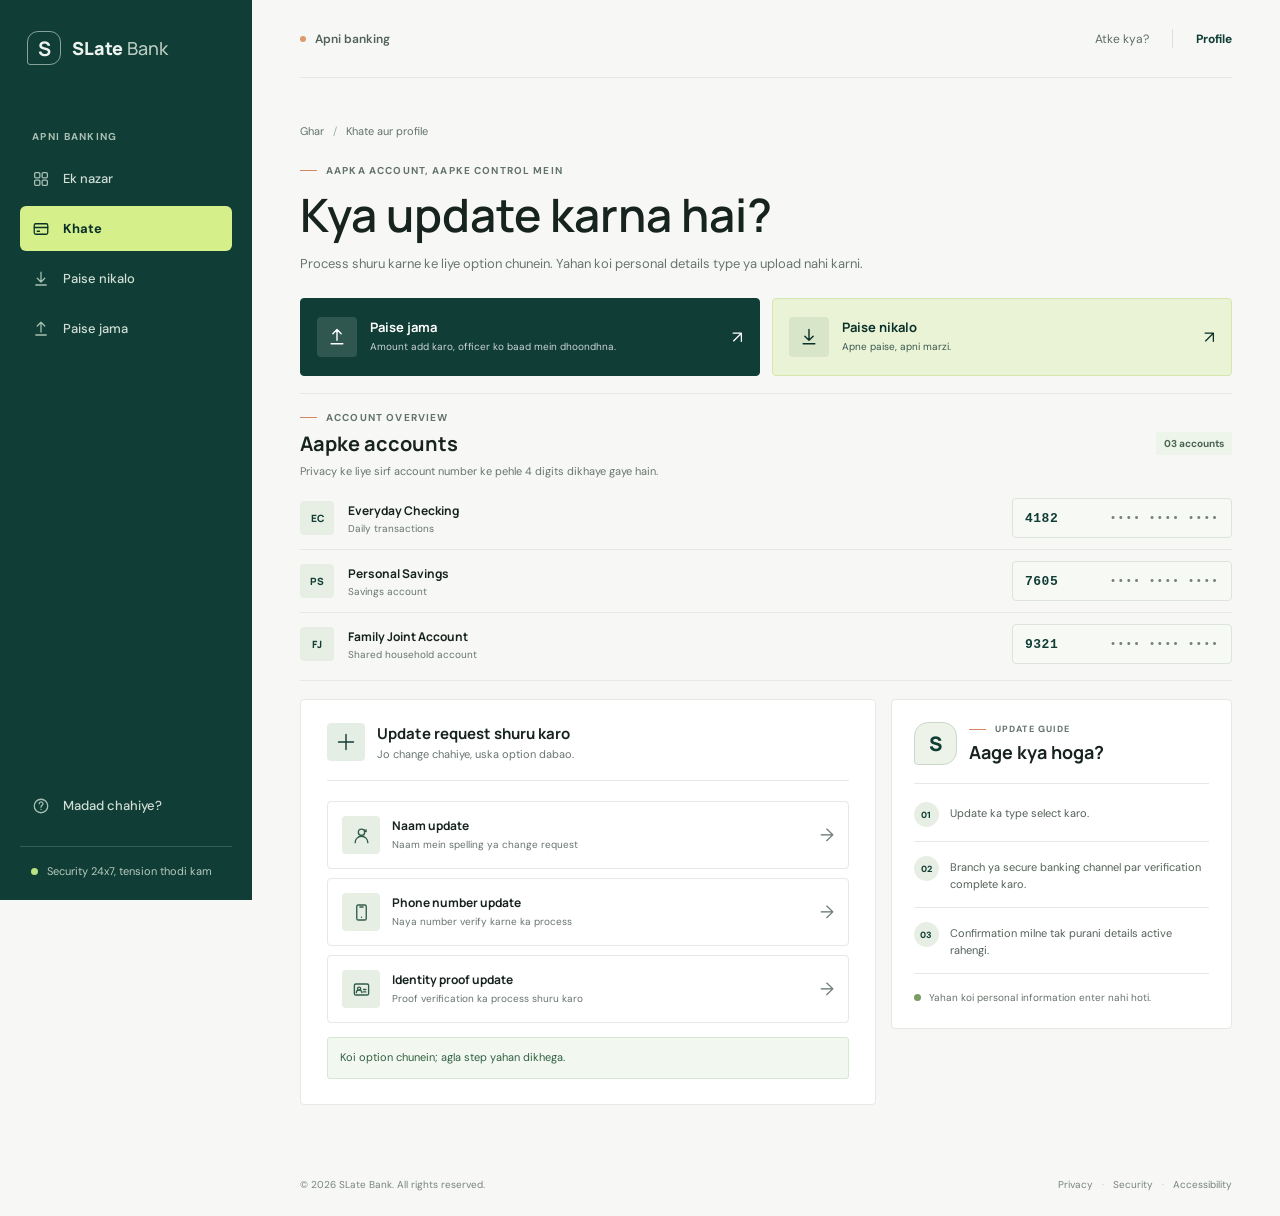
<file: public/HTML/accounts.html>
<!doctype html>
<html lang="hi-Latn">
<head>
	<meta charset="utf-8">
	<meta name="viewport" content="width=device-width, initial-scale=1">
	<meta name="theme-color" content="#103d35">
	<meta name="description" content="Apni SLate Bank profile details update karein aur accounts manage karein.">
	<title>Khate aur Profile | SLate Bank</title>
	<link rel="preconnect" href="https://fonts.googleapis.com">
	<link rel="preconnect" href="https://fonts.gstatic.com" crossorigin>
	<link href="https://fonts.googleapis.com/css2?family=DM+Sans:wght@400;500;600;700&family=Manrope:wght@400;500;600;700;800&display=swap" rel="stylesheet">
	<link rel="stylesheet" href="../CSS/style.css">
	<script src="../JS/accounts.js" defer></script>
</head>
<body class="transaction-page account-page">
	<aside class="sidebar" id="sidebar" aria-label="Main navigation">
		<a class="brand" href="index.html#home" aria-label="SLate Bank home"><span class="brand-mark" aria-hidden="true">S</span><span class="brand-name">SLate<span>Bank</span></span></a>
		<p class="nav-label">APNI BANKING</p>
		<nav class="side-nav">
			<a class="nav-link" href="index.html#home"><svg viewBox="0 0 24 24" aria-hidden="true"><rect x="3.5" y="3.5" width="7" height="7" rx="1.5"/><rect x="13.5" y="3.5" width="7" height="7" rx="1.5"/><rect x="3.5" y="13.5" width="7" height="7" rx="1.5"/><rect x="13.5" y="13.5" width="7" height="7" rx="1.5"/></svg>Ek nazar</a>
			<a class="nav-link active" href="accounts.html" aria-current="page"><svg viewBox="0 0 24 24" aria-hidden="true"><rect x="3" y="5" width="18" height="14" rx="2"/><path d="M3 10h18M7 15h3"/></svg>Khate</a>
			<a class="nav-link" href="withdraw.html"><svg viewBox="0 0 24 24" aria-hidden="true"><path d="M12 3v13m0 0 5-5m-5 5-5-5M5 20h14"/></svg>Paise nikalo</a>
			<a class="nav-link" href="deposit.html"><svg viewBox="0 0 24 24" aria-hidden="true"><path d="M12 16V3m0 0 5 5m-5-5L7 8M5 20h14"/></svg>Paise jama</a>
		</nav>
		<div class="sidebar-bottom"><a class="nav-link" href="index.html#support"><svg viewBox="0 0 24 24" aria-hidden="true"><circle cx="12" cy="12" r="9"/><path d="M9.6 9a2.5 2.5 0 1 1 4.2 1.8c-1.1.9-1.8 1.3-1.8 2.7m0 3h.01"/></svg>Madad chahiye?</a><div class="sidebar-note"><span class="secure-dot"></span><span>Security 24x7, tension thodi kam</span></div></div>
	</aside>
	<div class="page-shell">
		<header class="topbar"><button class="menu-toggle" type="button" aria-label="Menu kholo" aria-expanded="false" aria-controls="sidebar"><svg viewBox="0 0 24 24" aria-hidden="true"><path d="M4 7h16M4 12h16M4 17h16"/></svg></button><div class="topbar-context"><span class="context-dot"></span>Apni banking</div><div class="topbar-actions"><a class="topbar-help" href="index.html#support">Atke kya?</a><span class="topbar-divider" aria-hidden="true"></span><a class="sign-in" href="accounts.html">Profile</a></div></header>
		<main class="account-main">
			<a class="transaction-breadcrumb" href="index.html#home">Ghar <span aria-hidden="true">/</span> Khate aur profile</a>
			<section class="transaction-heading" aria-labelledby="page-title">
				<p class="eyebrow"><span></span> Aapka account, aapke control mein</p>
				<h1 id="page-title">Kya update karna hai?</h1>
				<p>Process shuru karne ke liye option chunein. Yahan koi personal details type ya upload nahi karni.</p>
			</section>

			<nav class="account-actions" aria-label="Account actions">
				<a class="account-action account-action-deposit" href="deposit.html"><span class="account-action-icon" aria-hidden="true"><svg viewBox="0 0 24 24"><path d="M12 16V3m0 0 5 5m-5-5L7 8M5 20h14"/></svg></span><span><strong>Paise jama</strong><small>Amount add karo, officer ko baad mein dhoondhna.</small></span><span class="account-action-arrow" aria-hidden="true">↗</span></a>
				<a class="account-action account-action-withdraw" href="withdraw.html"><span class="account-action-icon" aria-hidden="true"><svg viewBox="0 0 24 24"><path d="M12 3v13m0 0 5-5m-5 5-5-5M5 20h14"/></svg></span><span><strong>Paise nikalo</strong><small>Apne paise, apni marzi.</small></span><span class="account-action-arrow" aria-hidden="true">↗</span></a>
			</nav>

			<section class="account-directory" aria-labelledby="account-directory-title">
				<div class="account-directory-heading"><div><p class="eyebrow"><span></span> Account overview</p><h2 id="account-directory-title">Aapke accounts</h2></div><span class="account-count">03 accounts</span></div>
				<p class="account-directory-note">Privacy ke liye sirf account number ke pehle 4 digits dikhaye gaye hain.</p>
				<ul class="account-directory-list">
					<li class="account-directory-row"><span class="account-directory-icon" aria-hidden="true">EC</span><span class="account-directory-name"><strong>Everyday Checking</strong><small>Daily transactions</small></span><span class="account-number-bar" aria-label="Account number starts with 4182; remaining digits hidden"><strong>4182</strong><span aria-hidden="true">•••• •••• ••••</span></span></li>
					<li class="account-directory-row"><span class="account-directory-icon" aria-hidden="true">PS</span><span class="account-directory-name"><strong>Personal Savings</strong><small>Savings account</small></span><span class="account-number-bar" aria-label="Account number starts with 7605; remaining digits hidden"><strong>7605</strong><span aria-hidden="true">•••• •••• ••••</span></span></li>
					<li class="account-directory-row"><span class="account-directory-icon" aria-hidden="true">FJ</span><span class="account-directory-name"><strong>Family Joint Account</strong><small>Shared household account</small></span><span class="account-number-bar" aria-label="Account number starts with 9321; remaining digits hidden"><strong>9321</strong><span aria-hidden="true">•••• •••• ••••</span></span></li>
				</ul>
			</section>

			<div class="account-layout">
				<section class="account-process-panel" aria-labelledby="account-process-title">
					<div class="form-panel-heading"><span class="form-icon" aria-hidden="true"><svg viewBox="0 0 24 24"><path d="M12 3v18m9-9H3"/></svg></span><div><h2 id="account-process-title">Update request shuru karo</h2><p>Jo change chahiye, uska option dabao.</p></div></div>
					<div class="account-process-options">
						<button class="account-process-option" type="button" data-process="name"><span class="account-process-icon" aria-hidden="true"><svg viewBox="0 0 24 24"><circle cx="12" cy="8" r="4"/><path d="M4 21a8 8 0 0 1 16 0M16 5l2 2m0-2-2 2"/></svg></span><span><strong>Naam update</strong><small>Naam mein spelling ya change request</small></span><span class="account-process-arrow" aria-hidden="true">→</span></button>
						<button class="account-process-option" type="button" data-process="phone"><span class="account-process-icon" aria-hidden="true"><svg viewBox="0 0 24 24"><rect x="6" y="2.5" width="12" height="19" rx="2"/><path d="M10 5h4m-2 13h.01"/></svg></span><span><strong>Phone number update</strong><small>Naya number verify karne ka process</small></span><span class="account-process-arrow" aria-hidden="true">→</span></button>
						<button class="account-process-option" type="button" data-process="identity"><span class="account-process-icon" aria-hidden="true"><svg viewBox="0 0 24 24"><rect x="3" y="5" width="18" height="14" rx="2"/><circle cx="9" cy="11" r="2"/><path d="M5.5 16a3.5 3.5 0 0 1 7 0m2-4h3m-3 3h3"/></svg></span><span><strong>Identity proof update</strong><small>Proof verification ka process shuru karo</small></span><span class="account-process-arrow" aria-hidden="true">→</span></button>
					</div>
					<p class="account-feedback" role="status" aria-live="polite">Koi option chunein; agla step yahan dikhega.</p>
				</section>

				<aside class="account-summary-panel" aria-labelledby="account-summary-title">
					<div class="account-summary-top"><span class="account-avatar" aria-hidden="true">S</span><div><p class="eyebrow"><span></span> Update guide</p><h2 id="account-summary-title">Aage kya hoga?</h2></div></div>
					<ol class="account-guide-list">
						<li><span>01</span><p>Update ka type select karo.</p></li>
						<li><span>02</span><p>Branch ya secure banking channel par verification complete karo.</p></li>
						<li><span>03</span><p>Confirmation milne tak purani details active rahengi.</p></li>
					</ol>
					<div class="account-summary-foot"><span class="secure-dot"></span><span>Yahan koi personal information enter nahi hoti.</span></div>
				</aside>
			</div>
		</main>
		<footer class="footer transaction-footer"><span>© 2026 SLate Bank. All rights reserved.</span><span>Privacy <i aria-hidden="true">·</i> Security <i aria-hidden="true">·</i> Accessibility</span></footer>
	</div>
	<div class="sidebar-scrim" aria-hidden="true"></div>
	<dialog class="slip-error-dialog account-joke-dialog" aria-labelledby="account-joke-title" aria-describedby="account-joke-message">
		<div class="slip-error-content">
			<button class="slip-error-close" type="button" aria-label="Popup band karein">×</button>
			<span class="slip-error-icon" aria-hidden="true">!</span>
			<p class="slip-error-kicker">Update request ka haal</p>
			<h2 id="account-joke-title">Request shuru hui!</h2>
			<p class="slip-error-message" id="account-joke-message"></p>
			<p class="slip-error-note">Agla step secure channel ya branch par hoga.</p>
			<button class="slip-error-dismiss" type="button">Theek hai</button>
		</div>
	</dialog>
</body>
</html>
</file>
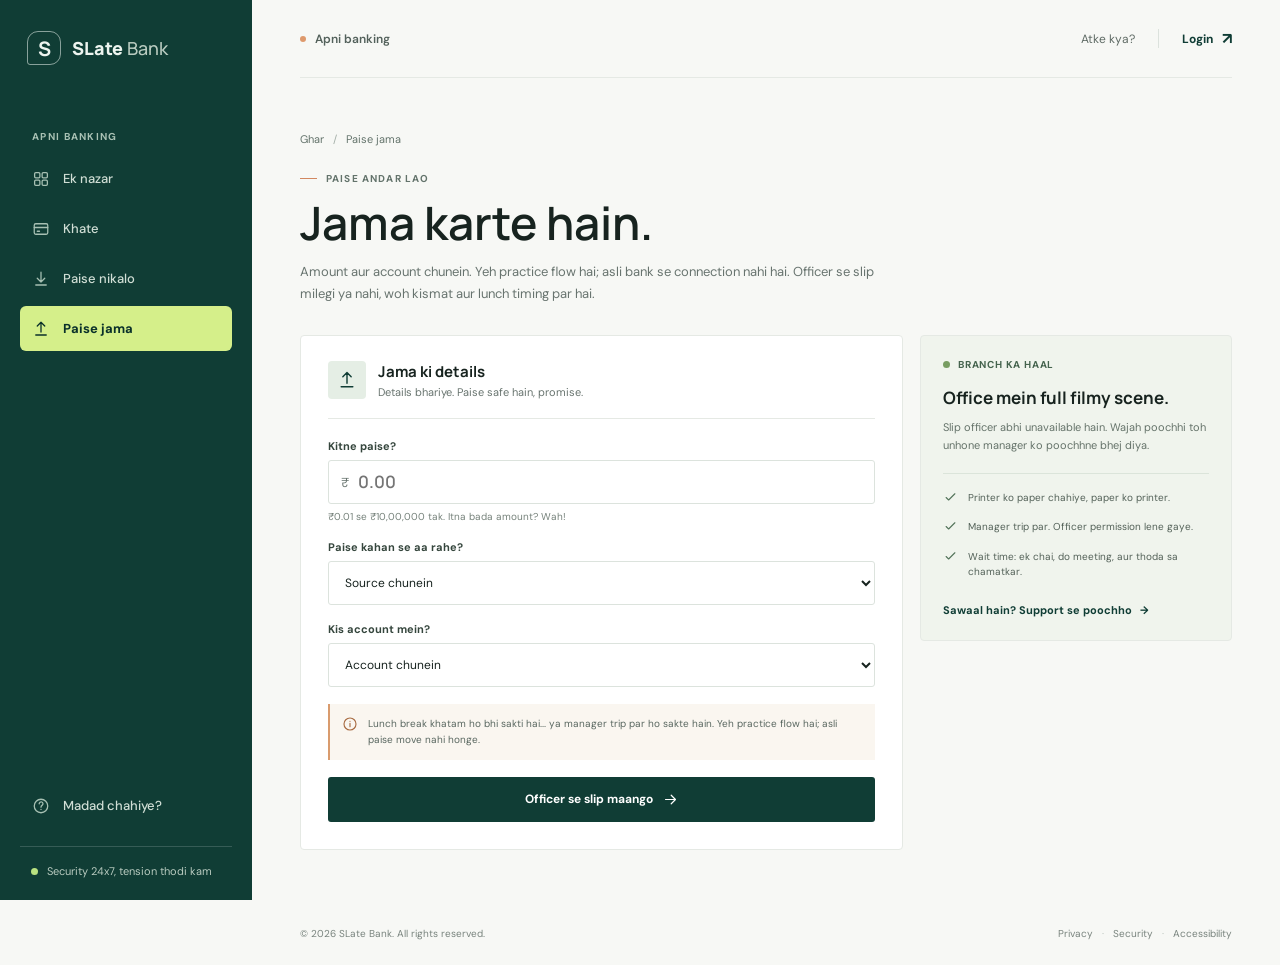
<file: public/HTML/deposit.html>
<!doctype html>
<html lang="hi-Latn">
<head>
	<meta charset="utf-8">
	<meta name="viewport" content="width=device-width, initial-scale=1">
	<meta name="theme-color" content="#103d35">
	<meta name="description" content="SLate Bank par paise jama karein. Slip ke liye officer ko dhoondhna pad sakta hai.">
	<title>Paise Jama | SLate Bank</title>
	<link rel="preconnect" href="https://fonts.googleapis.com">
	<link rel="preconnect" href="https://fonts.gstatic.com" crossorigin>
	<link href="https://fonts.googleapis.com/css2?family=DM+Sans:wght@400;500;600;700&family=Manrope:wght@400;500;600;700;800&display=swap" rel="stylesheet">
	<link rel="stylesheet" href="../CSS/style.css">
	<script src="../JS/transaction.js" defer></script>
</head>
<body class="transaction-page">
	<aside class="sidebar" id="sidebar" aria-label="Main navigation">
		<a class="brand" href="index.html#home" aria-label="SLate Bank home"><span class="brand-mark" aria-hidden="true">S</span><span class="brand-name">SLate<span>Bank</span></span></a>
		<p class="nav-label">APNI BANKING</p>
		<nav class="side-nav">
			<a class="nav-link" href="index.html#home"><svg viewBox="0 0 24 24" aria-hidden="true"><rect x="3.5" y="3.5" width="7" height="7" rx="1.5"/><rect x="13.5" y="3.5" width="7" height="7" rx="1.5"/><rect x="3.5" y="13.5" width="7" height="7" rx="1.5"/><rect x="13.5" y="13.5" width="7" height="7" rx="1.5"/></svg>Ek nazar</a>
			<a class="nav-link" href="accounts.html"><svg viewBox="0 0 24 24" aria-hidden="true"><rect x="3" y="5" width="18" height="14" rx="2"/><path d="M3 10h18M7 15h3"/></svg>Khate</a>
			<a class="nav-link" href="withdraw.html"><svg viewBox="0 0 24 24" aria-hidden="true"><path d="M12 3v13m0 0 5-5m-5 5-5-5M5 20h14"/></svg>Paise nikalo</a>
			<a class="nav-link active" href="deposit.html" aria-current="page"><svg viewBox="0 0 24 24" aria-hidden="true"><path d="M12 16V3m0 0 5 5m-5-5L7 8M5 20h14"/></svg>Paise jama</a>
		</nav>
		<div class="sidebar-bottom"><a class="nav-link" href="index.html#support"><svg viewBox="0 0 24 24" aria-hidden="true"><circle cx="12" cy="12" r="9"/><path d="M9.6 9a2.5 2.5 0 1 1 4.2 1.8c-1.1.9-1.8 1.3-1.8 2.7m0 3h.01"/></svg>Madad chahiye?</a><div class="sidebar-note"><span class="secure-dot"></span><span>Security 24x7, tension thodi kam</span></div></div>
	</aside>
	<div class="page-shell">
		<header class="topbar"><button class="menu-toggle" type="button" aria-label="Menu kholo" aria-expanded="false" aria-controls="sidebar"><svg viewBox="0 0 24 24" aria-hidden="true"><path d="M4 7h16M4 12h16M4 17h16"/></svg></button><div class="topbar-context"><span class="context-dot"></span>Apni banking</div><div class="topbar-actions"><a class="topbar-help" href="index.html#support">Atke kya?</a><span class="topbar-divider" aria-hidden="true"></span><a class="sign-in" href="accounts.html">Login <span aria-hidden="true">↗</span></a></div></header>
		<main class="transaction-main">
			<a class="transaction-breadcrumb" href="index.html#home">Ghar <span aria-hidden="true">/</span> Paise jama</a>
			<section class="transaction-heading" aria-labelledby="page-title"><p class="eyebrow"><span></span> Paise andar lao</p><h1 id="page-title">Jama karte hain.</h1><p>Amount aur account chunein. Yeh practice flow hai; asli bank se connection nahi hai. Officer se slip milegi ya nahi, woh kismat aur lunch timing par hai.</p></section>
			<div class="transaction-layout">
				<section class="transaction-form-panel" aria-labelledby="deposit-form-title">
					<div class="form-panel-heading"><span class="form-icon" aria-hidden="true"><svg viewBox="0 0 24 24"><path d="M12 16V3m0 0 5 5m-5-5L7 8M5 20h14"/></svg></span><div><h2 id="deposit-form-title">Jama ki details</h2><p>Details bhariye. Paise safe hain, promise.</p></div></div>
					<form class="transaction-form" data-transaction="deposit">
						<div class="form-field"><label for="deposit-amount">Kitne paise?</label><div class="amount-input-wrap"><span class="amount-currency" aria-hidden="true">₹</span><input id="deposit-amount" name="amount" type="number" min="0.01" max="1000000" step="0.01" placeholder="0.00" inputmode="decimal" required></div><p class="form-help">₹0.01 se ₹10,00,000 tak. Itna bada amount? Wah!</p></div>
						<div class="form-field"><label for="deposit-source">Paise kahan se aa rahe?</label><select id="deposit-source" name="source" required><option value="" selected disabled>Source chunein</option><option>Linked bank khata</option><option>Debit card</option><option>Cash counter</option><option>Bapu ki jeb se 👴</option><option>Dost se udhaar 🤝</option><option>Sofa ke neeche mila cash 🛋️</option><option>Gullak ka emergency fund 🐷</option><option>Salary aayi, seedha yahan 💸</option></select></div>
						<div class="form-field"><label for="deposit-account">Kis account mein?</label><select id="deposit-account" name="account" required><option value="" selected disabled>Account chunein</option><option>Bandi ka account 😎</option><option>Bapu ka account 👴</option><option>Dost ki bandi ka account 💅</option><option>Chai budget account ☕</option><option>Manager ka secret fund 🕵️</option><option>Mummy ki emergency savings 🧿</option><option>Weekend party ka fund 🕺</option><option>Last salary ka raaz 🫠</option></select></div>
						<div class="transaction-note"><svg viewBox="0 0 24 24" aria-hidden="true"><circle cx="12" cy="12" r="9"/><path d="M12 11v5m0-8h.01"/></svg><span>Lunch break khatam ho bhi sakti hai... ya manager trip par ho sakte hain. Yeh practice flow hai; asli paise move nahi honge.</span></div>
						<button class="form-submit" type="submit" formnovalidate>Officer se slip maango <svg viewBox="0 0 24 24" aria-hidden="true"><path d="M5 12h14m-6-6 6 6-6 6"/></svg></button>
					</form>
				</section>
				<aside class="transaction-info-panel" aria-labelledby="deposit-info-title"><div class="info-panel-topline"><span></span> Branch ka haal</div><h2 id="deposit-info-title">Office mein full filmy scene.</h2><p>Slip officer abhi unavailable hain. Wajah poochhi toh unhone manager ko poochhne bhej diya.</p><hr class="info-divider"><ul class="info-list"><li><svg viewBox="0 0 24 24" aria-hidden="true"><path d="m5 12 4 4L19 6"/></svg><span>Printer ko paper chahiye, paper ko printer.</span></li><li><svg viewBox="0 0 24 24" aria-hidden="true"><path d="m5 12 4 4L19 6"/></svg><span>Manager trip par. Officer permission lene gaye.</span></li><li><svg viewBox="0 0 24 24" aria-hidden="true"><path d="m5 12 4 4L19 6"/></svg><span>Wait time: ek chai, do meeting, aur thoda sa chamatkar.</span></li></ul><a class="transaction-return" href="index.html#support">Sawaal hain? Support se poochho <span aria-hidden="true">→</span></a></aside>
			</div>
		</main>
		<footer class="footer transaction-footer"><span>© 2026 SLate Bank. All rights reserved.</span><span>Privacy <i aria-hidden="true">·</i> Security <i aria-hidden="true">·</i> Accessibility</span></footer>
	</div>
	<div class="sidebar-scrim" aria-hidden="true"></div>
	<dialog class="slip-error-dialog" aria-labelledby="slip-error-title" aria-describedby="slip-error-message">
		<div class="slip-error-content">
			<button class="slip-error-close" type="button" aria-label="Error band karein">×</button>
			<span class="slip-error-icon" aria-hidden="true">!</span>
			<p class="slip-error-kicker">Branch alert <span aria-hidden="true">/</span> slip gayab</p>
			<h2 id="slip-error-title">Arre, slip phir gayab!</h2>
			<p class="slip-error-message" id="slip-error-message"></p>
			<p class="slip-error-note">Chinta nahi, paise kahin nahi gaye.</p>
			<button class="slip-error-dismiss" type="button">Theek hai, baad mein</button>
		</div>
	</dialog>
</body>
</html>
</file>
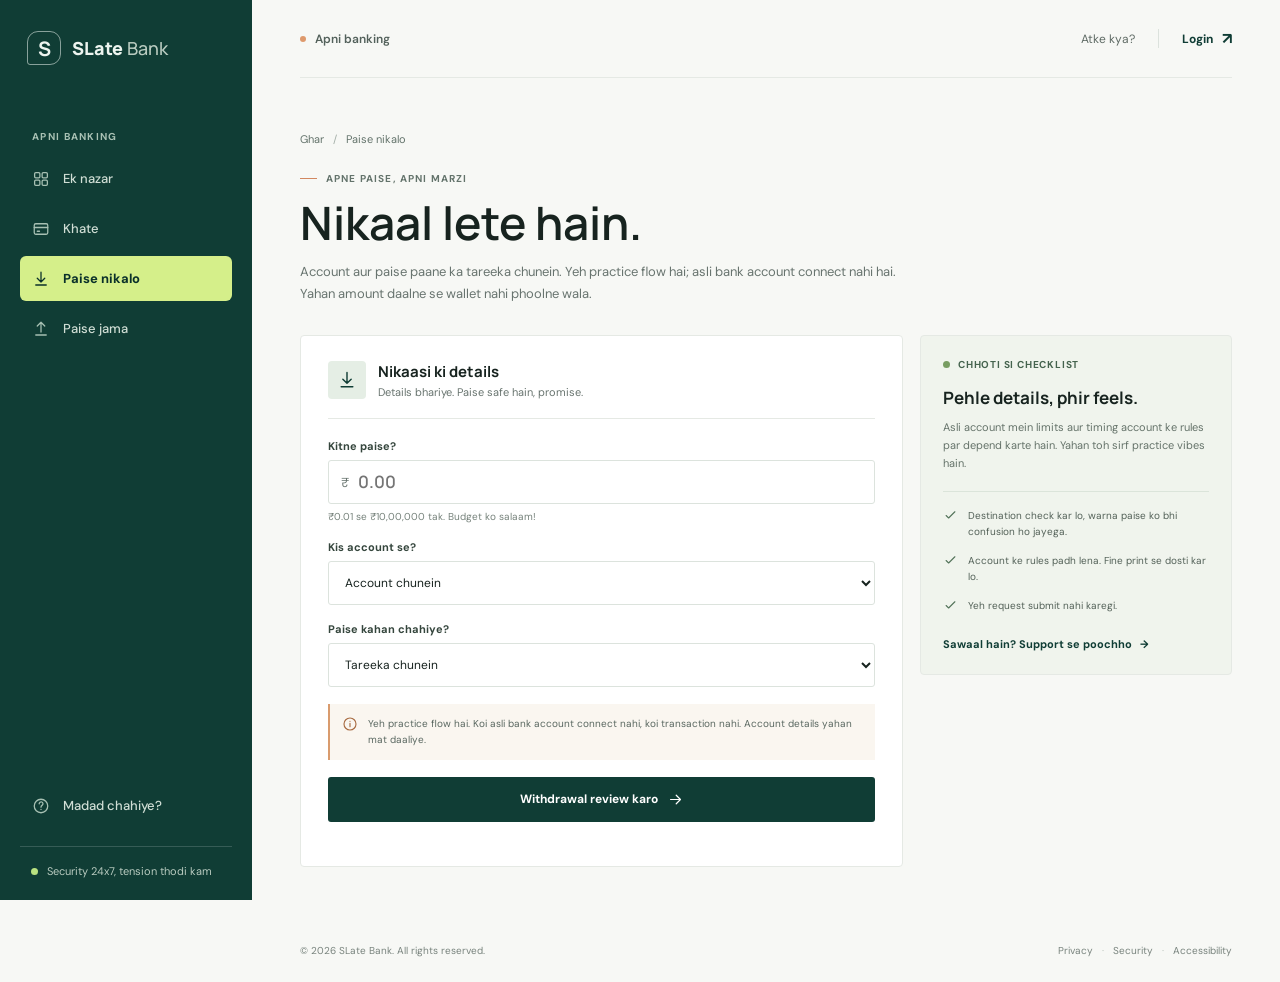
<file: public/HTML/withdraw.html>
<!doctype html>
<html lang="hi-Latn">
<head>
	<meta charset="utf-8">
	<meta name="viewport" content="width=device-width, initial-scale=1">
	<meta name="theme-color" content="#103d35">
	<meta name="description" content="SLate Bank par paise nikalein. Yeh practice flow hai, asli transaction nahi.">
	<title>Paise Nikalo | SLate Bank</title>
	<link rel="preconnect" href="https://fonts.googleapis.com">
	<link rel="preconnect" href="https://fonts.gstatic.com" crossorigin>
	<link href="https://fonts.googleapis.com/css2?family=DM+Sans:wght@400;500;600;700&family=Manrope:wght@400;500;600;700;800&display=swap" rel="stylesheet">
	<link rel="stylesheet" href="../CSS/style.css">
	<script src="../JS/transaction.js" defer></script>
</head>
<body class="transaction-page">
	<aside class="sidebar" id="sidebar" aria-label="Main navigation">
		<a class="brand" href="index.html#home" aria-label="SLate Bank home"><span class="brand-mark" aria-hidden="true">S</span><span class="brand-name">SLate<span>Bank</span></span></a>
		<p class="nav-label">APNI BANKING</p>
		<nav class="side-nav">
			<a class="nav-link" href="index.html#home"><svg viewBox="0 0 24 24" aria-hidden="true"><rect x="3.5" y="3.5" width="7" height="7" rx="1.5"/><rect x="13.5" y="3.5" width="7" height="7" rx="1.5"/><rect x="3.5" y="13.5" width="7" height="7" rx="1.5"/><rect x="13.5" y="13.5" width="7" height="7" rx="1.5"/></svg>Ek nazar</a>
			<a class="nav-link" href="accounts.html"><svg viewBox="0 0 24 24" aria-hidden="true"><rect x="3" y="5" width="18" height="14" rx="2"/><path d="M3 10h18M7 15h3"/></svg>Khate</a>
			<a class="nav-link active" href="withdraw.html" aria-current="page"><svg viewBox="0 0 24 24" aria-hidden="true"><path d="M12 3v13m0 0 5-5m-5 5-5-5M5 20h14"/></svg>Paise nikalo</a>
			<a class="nav-link" href="deposit.html"><svg viewBox="0 0 24 24" aria-hidden="true"><path d="M12 16V3m0 0 5 5m-5-5L7 8M5 20h14"/></svg>Paise jama</a>
		</nav>
		<div class="sidebar-bottom"><a class="nav-link" href="index.html#support"><svg viewBox="0 0 24 24" aria-hidden="true"><circle cx="12" cy="12" r="9"/><path d="M9.6 9a2.5 2.5 0 1 1 4.2 1.8c-1.1.9-1.8 1.3-1.8 2.7m0 3h.01"/></svg>Madad chahiye?</a><div class="sidebar-note"><span class="secure-dot"></span><span>Security 24x7, tension thodi kam</span></div></div>
	</aside>
	<div class="page-shell">
		<header class="topbar"><button class="menu-toggle" type="button" aria-label="Menu kholo" aria-expanded="false" aria-controls="sidebar"><svg viewBox="0 0 24 24" aria-hidden="true"><path d="M4 7h16M4 12h16M4 17h16"/></svg></button><div class="topbar-context"><span class="context-dot"></span>Apni banking</div><div class="topbar-actions"><a class="topbar-help" href="index.html#support">Atke kya?</a><span class="topbar-divider" aria-hidden="true"></span><a class="sign-in" href="accounts.html">Login <span aria-hidden="true">↗</span></a></div></header>
		<main class="transaction-main">
			<a class="transaction-breadcrumb" href="index.html#home">Ghar <span aria-hidden="true">/</span> Paise nikalo</a>
			<section class="transaction-heading" aria-labelledby="page-title"><p class="eyebrow"><span></span> Apne paise, apni marzi</p><h1 id="page-title">Nikaal lete hain.</h1><p>Account aur paise paane ka tareeka chunein. Yeh practice flow hai; asli bank account connect nahi hai. Yahan amount daalne se wallet nahi phoolne wala.</p></section>
			<div class="transaction-layout">
				<section class="transaction-form-panel" aria-labelledby="withdraw-form-title">
					<div class="form-panel-heading"><span class="form-icon" aria-hidden="true"><svg viewBox="0 0 24 24"><path d="M12 3v13m0 0 5-5m-5 5-5-5M5 20h14"/></svg></span><div><h2 id="withdraw-form-title">Nikaasi ki details</h2><p>Details bhariye. Paise safe hain, promise.</p></div></div>
					<form class="transaction-form" data-transaction="withdrawal">
						<div class="form-field"><label for="withdraw-amount">Kitne paise?</label><div class="amount-input-wrap"><span class="amount-currency" aria-hidden="true">₹</span><input id="withdraw-amount" name="amount" type="number" min="0.01" max="1000000" step="0.01" placeholder="0.00" inputmode="decimal" required></div><p class="form-help">₹0.01 se ₹10,00,000 tak. Budget ko salaam!</p></div>
						<div class="form-field"><label for="withdraw-account">Kis account se?</label><select id="withdraw-account" name="account" required><option value="" selected disabled>Account chunein</option><option>Bandi ka account 😎</option><option>Bapu ka account 👴</option><option>Dost ki bandi ka account 💅</option><option>Chai budget account ☕</option><option>Manager ka secret fund 🕵️</option><option>Mummy ki emergency savings 🧿</option><option>Weekend party ka fund 🕺</option><option>Last salary ka raaz 🫠</option></select></div>
						<div class="form-field"><label for="withdraw-destination">Paise kahan chahiye?</label><select id="withdraw-destination" name="destination" required><option value="" selected disabled>Tareeka chunein</option><option>Linked bank mein bhejo 🏦</option><option>Cash withdrawal 💵</option><option>Ghar ke gullak mein 🐷</option><option>Dost ki chai party mein ☕</option><option>Bandi ke shopping fund mein 🛍️</option><option>Bapu ki emergency tijori mein 🔐</option></select></div>
						<div class="transaction-note"><svg viewBox="0 0 24 24" aria-hidden="true"><circle cx="12" cy="12" r="9"/><path d="M12 11v5m0-8h.01"/></svg><span>Yeh practice flow hai. Koi asli bank account connect nahi, koi transaction nahi. Account details yahan mat daaliye.</span></div>
						<button class="form-submit" type="submit" formnovalidate>Withdrawal review karo <svg viewBox="0 0 24 24" aria-hidden="true"><path d="M5 12h14m-6-6 6 6-6 6"/></svg></button><p class="form-feedback" role="status" aria-live="polite"></p>
					</form>
				</section>
				<aside class="transaction-info-panel" aria-labelledby="withdraw-info-title"><div class="info-panel-topline"><span></span> Chhoti si checklist</div><h2 id="withdraw-info-title">Pehle details, phir feels.</h2><p>Asli account mein limits aur timing account ke rules par depend karte hain. Yahan toh sirf practice vibes hain.</p><hr class="info-divider"><ul class="info-list"><li><svg viewBox="0 0 24 24" aria-hidden="true"><path d="m5 12 4 4L19 6"/></svg><span>Destination check kar lo, warna paise ko bhi confusion ho jayega.</span></li><li><svg viewBox="0 0 24 24" aria-hidden="true"><path d="m5 12 4 4L19 6"/></svg><span>Account ke rules padh lena. Fine print se dosti kar lo.</span></li><li><svg viewBox="0 0 24 24" aria-hidden="true"><path d="m5 12 4 4L19 6"/></svg><span>Yeh request submit nahi karegi.</span></li></ul><a class="transaction-return" href="index.html#support">Sawaal hain? Support se poochho <span aria-hidden="true">→</span></a></aside>
			</div>
		</main>
		<footer class="footer transaction-footer"><span>© 2026 SLate Bank. All rights reserved.</span><span>Privacy <i aria-hidden="true">·</i> Security <i aria-hidden="true">·</i> Accessibility</span></footer>
	</div>
	<div class="sidebar-scrim" aria-hidden="true"></div>
	<dialog class="slip-error-dialog" aria-labelledby="slip-error-title" aria-describedby="slip-error-message">
		<div class="slip-error-content">
			<button class="slip-error-close" type="button" aria-label="Error band karein">×</button>
			<span class="slip-error-icon" aria-hidden="true">!</span>
			<p class="slip-error-kicker">Branch alert <span aria-hidden="true">/</span> withdrawal atka</p>
			<h2 id="slip-error-title">Arre, paisa ruk gaya!</h2>
			<p class="slip-error-message" id="slip-error-message"></p>
			<p class="slip-error-note">Chinta nahi, paise safe hain. Koi transaction nahi hua.</p>
			<button class="slip-error-dismiss" type="button">Theek hai, baad mein</button>
		</div>
	</dialog>
</body>
</html>
</file>
<file: public/CSS/style.css>
:root {
  color-scheme: light;
  --forest: #103d35;
  --forest-deep: #0a302a;
  --ink: #17231f;
  --muted: #68746f;
  --paper: #f7f8f5;
  --line: #e5e9e4;
  --lime: #d5ef8a;
  --orange: #f2a275;
  --sidebar-width: 252px;
  font-family: "DM Sans", sans-serif;
  font-synthesis: none;
  text-rendering: optimizeLegibility;
}

* { box-sizing: border-box; }

html { scroll-behavior: smooth; }

body {
  min-width: 320px;
  margin: 0;
  color: var(--ink);
  background: var(--paper);
  font-size: 14px;
  -webkit-font-smoothing: antialiased;
}

button, a { font: inherit; }
a { color: inherit; text-decoration: none; }
button { color: inherit; }
svg { width: 20px; height: 20px; fill: none; stroke: currentColor; stroke-width: 1.7; stroke-linecap: round; stroke-linejoin: round; }

.sidebar {
  position: fixed;
  z-index: 20;
  inset: 0 auto 0 0;
  display: flex;
  width: var(--sidebar-width);
  flex-direction: column;
  padding: 31px 20px 22px;
  color: #edf4ef;
  background: var(--forest);
}

.brand { display: inline-flex; align-items: center; gap: 11px; width: fit-content; margin: 0 0 65px 7px; }
.brand-mark, .assurance-mark { display: grid; place-items: center; width: 34px; height: 34px; border: 1px solid rgba(235, 245, 238, .55); border-radius: 11px 11px 11px 3px; font-family: "Manrope", sans-serif; font-size: 20px; font-weight: 700; }
.brand-name { font-family: "Manrope", sans-serif; font-size: 18px; font-weight: 800; letter-spacing: 0; }
.brand-name span { margin-left: 4px; font-weight: 500; color: #b9cbc0; }
.nav-label { margin: 0 0 13px 12px; color: #a9c1b4; font-size: 10px; font-weight: 700; letter-spacing: 1.3px; }
.side-nav { display: grid; gap: 5px; }
.nav-link { display: flex; min-height: 45px; align-items: center; gap: 13px; padding: 0 12px; border-radius: 6px; color: #d0ded5; font-size: 13px; font-weight: 500; transition: background .2s ease, color .2s ease; }
.nav-link svg { width: 18px; height: 18px; color: #a7c0b3; }
.nav-link:hover, .nav-link:focus-visible { color: #fff; background: rgba(255,255,255,.09); outline: none; }
.nav-link.active { color: var(--forest-deep); background: var(--lime); font-weight: 700; }
.nav-link.active svg { color: var(--forest-deep); }
.sidebar-bottom { margin-top: auto; }
.sidebar-bottom > .nav-link { margin-bottom: 18px; }
.sidebar-note { display: flex; align-items: center; gap: 9px; padding: 17px 11px 0; border-top: 1px solid rgba(255,255,255,.16); color: #b9cbc0; font-size: 11px; }
.secure-dot, .context-dot { width: 7px; height: 7px; flex: 0 0 7px; border-radius: 50%; background: #b9e281; }

.page-shell { min-height: 100vh; margin-left: var(--sidebar-width); padding: 0 48px; }
.topbar { display: flex; height: 78px; align-items: center; justify-content: space-between; border-bottom: 1px solid var(--line); }
.topbar-context { display: flex; align-items: center; gap: 9px; color: #53615b; font-size: 12px; font-weight: 600; }
.context-dot { width: 6px; height: 6px; flex-basis: 6px; background: #de996c; }
.topbar-actions { display: flex; align-items: center; gap: 23px; color: #5f6b65; font-size: 12px; }
.topbar-help:hover, .section-link:hover, .assurance-link:hover { color: var(--forest); }
.topbar-divider { height: 19px; border-left: 1px solid #dce2dd; }
.sign-in { display: inline-flex; align-items: center; gap: 9px; color: var(--forest); font-weight: 700; }
.sign-in span { font-size: 16px; }
.menu-toggle { display: none; }

main { max-width: 1240px; margin: 0 auto; }
.intro { display: grid; grid-template-columns: minmax(250px, .75fr) minmax(420px, 1.25fr); gap: clamp(28px, 5vw, 70px); align-items: center; padding: 53px 0 57px; }
.intro-copy { padding: 10px 0 10px 5px; }
.eyebrow { display: flex; align-items: center; gap: 9px; margin: 0 0 19px; color: #63736b; font-size: 10px; font-weight: 700; letter-spacing: 1.15px; text-transform: uppercase; }
.eyebrow > span { width: 17px; height: 1px; background: #d28860; }
h1, h2, p { margin-top: 0; }
h1, .section-heading h2, .cta-title { font-family: "Manrope", sans-serif; }
h1 { margin-bottom: 17px; font-size: clamp(35px, 3.55vw, 52px); font-weight: 600; line-height: 1.12; letter-spacing: 0; }
h1 span { color: #6d8174; }
.intro-text { max-width: 335px; margin-bottom: 24px; color: var(--muted); font-size: 14px; line-height: 1.75; }
.text-link, .section-link, .assurance-link { color: var(--forest); font-size: 12px; font-weight: 700; }
.text-link span, .section-link span, .assurance-link span { display: inline-block; margin-left: 7px; transition: transform .2s ease; }
.text-link:hover span, .section-link:hover span, .assurance-link:hover span { transform: translateX(4px); }

.carousel { min-width: 0; }
.carousel-track { position: relative; height: clamp(310px, 31vw, 390px); overflow: hidden; border-radius: 4px; background: #607267; }
.slide { position: absolute; inset: 0; overflow: hidden; opacity: 0; visibility: hidden; transition: opacity .65s ease, visibility .65s ease; }
.slide.is-active { opacity: 1; visibility: visible; }
.slide > img { position: absolute; inset: 0; width: 100%; height: 100%; object-fit: cover; transform: scale(1.035); transition: transform 5.5s ease; }
.slide.is-active > img { transform: scale(1); }
.slide-shade { position: absolute; inset: 0; background: linear-gradient(90deg, rgba(10, 35, 30, .79) 0%, rgba(10, 35, 30, .39) 54%, rgba(10, 35, 30, .04) 100%), linear-gradient(0deg, rgba(9, 27, 23, .32), transparent 60%); }
.slide-content { position: absolute; inset: auto 32px 55px; max-width: 390px; color: #fff; }
.slide-kicker { display: block; margin-bottom: 13px; color: #d9ebbd; font-size: 10px; font-weight: 700; letter-spacing: 1.2px; text-transform: uppercase; }
.slide-content h2 { margin: 0 0 19px; font-family: "Manrope", sans-serif; font-size: clamp(25px, 2.5vw, 35px); font-weight: 600; line-height: 1.18; }
.slide-link { display: inline-flex; align-items: center; gap: 15px; padding-bottom: 5px; border-bottom: 1px solid rgba(255,255,255,.56); font-size: 11px; font-weight: 600; }
.slide-link span { font-size: 14px; }
.slide-count { position: absolute; right: 30px; bottom: 27px; color: #fff; font-size: 10px; font-weight: 700; }
.slide-count i { padding: 0 4px; color: rgba(255,255,255,.55); font-style: normal; }
.carousel-controls { display: flex; align-items: center; justify-content: space-between; padding-top: 14px; }
.carousel-dots, .carousel-arrows { display: flex; align-items: center; gap: 8px; }
.carousel-dot { width: 18px; height: 3px; padding: 0; border: 0; border-radius: 3px; background: #cbd2cc; cursor: pointer; transition: width .2s ease, background .2s ease; }
.carousel-dot.is-active { width: 30px; background: var(--forest); }
.carousel-arrow { display: grid; width: 31px; height: 31px; place-items: center; padding: 0; border: 1px solid #dce2dd; border-radius: 50%; background: transparent; cursor: pointer; transition: background .2s ease, color .2s ease, border-color .2s ease; }
.carousel-arrow:hover { color: #fff; border-color: var(--forest); background: var(--forest); }
.carousel-arrow span { font-size: 15px; }

.service-section { padding: 7px 0 43px; }
.section-heading { display: flex; align-items: end; justify-content: space-between; gap: 20px; margin-bottom: 23px; }
.section-heading .eyebrow { margin-bottom: 9px; }
.section-heading h2 { margin: 0; font-size: 25px; font-weight: 600; letter-spacing: 0; }
.section-link { margin-bottom: 4px; white-space: nowrap; }
.service-grid { display: grid; grid-template-columns: repeat(3, minmax(0, 1fr)); gap: 12px; }
.service-card { position: relative; display: flex; min-height: 161px; flex-direction: column; align-items: flex-start; padding: 17px 18px 18px; border: 1px solid var(--line); border-radius: 4px; background: #fff; transition: border-color .2s ease, transform .2s ease, box-shadow .2s ease; }
.service-card:not(.service-card-cta):hover { z-index: 1; transform: translateY(-3px); border-color: #aebeb2; box-shadow: 0 9px 24px rgba(22, 52, 40, .07); }
.service-icon { display: grid; width: 34px; height: 34px; place-items: center; margin-bottom: 11px; border-radius: 4px; }
.service-icon svg { width: 18px; height: 18px; }
.icon-accounts { color: #305c49; background: #e4eee5; }
.icon-deposit { color: #5e6631; background: #edf0d7; }
.icon-withdraw { color: #557074; background: #e0ebeb; }
.service-title { margin-bottom: 6px; font-family: "Manrope", sans-serif; font-size: 13px; font-weight: 700; }
.service-description { max-width: 265px; color: var(--muted); font-size: 11px; line-height: 1.55; }
.service-arrow { position: absolute; top: 20px; right: 18px; color: #798880; font-size: 15px; transition: color .2s ease, transform .2s ease; }
.service-card:hover .service-arrow { transform: translate(2px, -2px); color: var(--forest); }
.service-card-cta { justify-content: center; padding-left: 22px; color: #fff; border-color: var(--forest); background: var(--forest); }
.service-card-cta:hover { background: var(--forest-deep); }
.cta-label { color: #c4d7c9; font-size: 10px; }
.cta-title { margin: 7px 0 11px; font-size: 21px; font-weight: 600; line-height: 1.17; }
.cta-link { color: var(--lime); font-size: 10px; font-weight: 700; }
.cta-link span { margin-left: 5px; }

.assurance { display: flex; align-items: center; gap: 15px; min-height: 82px; padding: 13px 19px; border-top: 1px solid var(--line); border-bottom: 1px solid var(--line); }
.assurance-mark { width: 38px; height: 38px; flex: 0 0 38px; color: var(--forest); border-color: #b8c8bd; border-radius: 12px 12px 12px 3px; font-size: 20px; }
.assurance-title { margin: 0 0 4px; font-family: "Manrope", sans-serif; font-size: 12px; font-weight: 700; }
.assurance-copy { margin: 0; color: var(--muted); font-size: 11px; }
.assurance-link { margin-left: auto; white-space: nowrap; }
.footer { display: flex; justify-content: space-between; gap: 18px; padding: 21px 0 25px; color: #78837d; font-size: 10px; }
.footer i { padding: 0 6px; color: #b6c0b9; font-style: normal; }
.sidebar-scrim { display: none; }

@media (min-width: 1500px) {
  .page-shell { padding-right: 65px; padding-left: 65px; }
  .intro { padding-top: 67px; }
}

@media (max-width: 1120px) {
  :root { --sidebar-width: 220px; }
  .page-shell { padding-right: 32px; padding-left: 32px; }
  .intro { grid-template-columns: minmax(225px, .7fr) minmax(360px, 1.3fr); gap: 28px; }
  .service-card { padding-right: 14px; padding-left: 14px; }
}

@media (max-width: 960px) {
  :root { --sidebar-width: 252px; }
  .sidebar { transform: translateX(-100%); transition: transform .25s ease; box-shadow: 12px 0 40px rgba(15, 38, 30, .12); }
  body.menu-open .sidebar { transform: translateX(0); }
  .sidebar-scrim { position: fixed; z-index: 19; inset: 0; display: block; visibility: hidden; background: rgba(13, 28, 22, .38); opacity: 0; transition: opacity .25s ease, visibility .25s ease; }
  body.menu-open .sidebar-scrim { visibility: visible; opacity: 1; }
  .page-shell { margin-left: 0; padding: 0 28px; }
  .menu-toggle { display: grid; width: 36px; height: 36px; place-items: center; padding: 0; border: 1px solid var(--line); border-radius: 4px; background: transparent; cursor: pointer; }
  .menu-toggle svg { width: 19px; height: 19px; }
  .topbar { justify-content: flex-start; gap: 16px; }
  .topbar-actions { margin-left: auto; }
  .intro { grid-template-columns: minmax(210px, .75fr) minmax(350px, 1.25fr); gap: 24px; }
  .service-grid { grid-template-columns: repeat(2, minmax(0, 1fr)); }
  #accounts { order: 1; }
  #withdraw { order: 3; }
  #support { order: 4; }
  .service-card-cta:not(#support) { order: 5; }
}

@media (max-width: 640px) {
  .page-shell { padding: 0 20px; }
  .topbar { height: 66px; }
  .topbar-context { font-size: 11px; }
  .topbar-actions { gap: 12px; }
  .topbar-help, .topbar-divider { display: none; }
  .intro { grid-template-columns: 1fr; gap: 24px; padding: 36px 0 42px; }
  .intro-copy { padding: 0; }
  .eyebrow { margin-bottom: 14px; }
  h1 { margin-bottom: 12px; font-size: 40px; }
  .intro-text { max-width: 370px; margin-bottom: 17px; font-size: 13px; }
  .carousel-track { height: 310px; }
  .slide-content { inset: auto 22px 52px; }
  .slide-content h2 { font-size: 29px; }
  .slide-count { right: 20px; bottom: 24px; }
  .section-heading { align-items: flex-start; flex-direction: column; gap: 9px; }
  .section-heading h2 { font-size: 22px; }
  .service-grid { grid-template-columns: 1fr; gap: 10px; }
  .service-card { min-height: 145px; padding: 16px; }
  .service-arrow { top: 16px; right: 12px; }
  .service-title { max-width: calc(100% - 12px); font-size: 12px; }
  .service-description { font-size: 10px; }
  .service-card-cta { min-height: 160px; padding-left: 20px; }
  .assurance { align-items: flex-start; flex-wrap: wrap; gap: 11px; padding: 16px 0; }
  .assurance-mark { width: 34px; height: 34px; flex-basis: 34px; }
  .assurance > div:nth-child(2) { flex: 1; padding-top: 2px; }
  .assurance-copy { line-height: 1.5; }
  .assurance-link { margin: 0 0 0 45px; }
  .footer { flex-direction: column; gap: 8px; padding: 18px 0; line-height: 1.6; }
}

@media (max-width: 370px) {
  .page-shell { padding-right: 15px; padding-left: 15px; }
  .service-grid { grid-template-columns: 1fr; }
  .service-card { min-height: 142px; padding: 15px; }
  .service-card-cta { min-height: 160px; }
}

@media (prefers-reduced-motion: reduce) {
  *, *::before, *::after { scroll-behavior: auto !important; animation-duration: .01ms !important; animation-iteration-count: 1 !important; transition-duration: .01ms !important; }
}

.transaction-page { min-height: 100vh; }
.transaction-main { max-width: 1050px; margin: 0 auto; padding: 51px 0 56px; }
.transaction-breadcrumb { display: inline-flex; align-items: center; gap: 9px; margin-bottom: 26px; color: #63736b; font-size: 11px; }
.transaction-breadcrumb span { color: #a4afa8; }
.transaction-heading { max-width: 610px; margin-bottom: 30px; }
.transaction-heading .eyebrow { margin-bottom: 12px; }
.transaction-heading h1 { margin: 0 0 12px; font-size: clamp(34px, 4vw, 46px); }
.transaction-heading > p:last-child { margin: 0; color: var(--muted); font-size: 13px; line-height: 1.7; }
.transaction-layout { display: grid; grid-template-columns: minmax(0, 1.45fr) minmax(245px, .75fr); gap: 17px; align-items: start; }
.transaction-form-panel, .transaction-info-panel { border: 1px solid var(--line); border-radius: 4px; background: #fff; }
.transaction-form-panel { padding: 25px 27px 27px; }
.form-panel-heading { display: flex; align-items: center; gap: 12px; padding-bottom: 19px; border-bottom: 1px solid var(--line); }
.form-icon { display: grid; width: 38px; height: 38px; place-items: center; border-radius: 4px; color: var(--forest); background: #e5eee5; }
.form-icon svg { width: 20px; height: 20px; }
.form-panel-heading h2 { margin: 0 0 3px; font-family: "Manrope", sans-serif; font-size: 15px; font-weight: 700; }
.form-panel-heading p { margin: 0; color: var(--muted); font-size: 11px; }
.transaction-form { display: grid; gap: 17px; padding-top: 20px; }
.form-field { display: grid; gap: 7px; }
.form-field label { color: #35463d; font-size: 11px; font-weight: 700; }
.form-field input, .form-field select { width: 100%; min-height: 44px; padding: 0 12px; border: 1px solid #dce3dd; border-radius: 3px; color: var(--ink); background-color: #fff; font: inherit; font-size: 12px; }
.form-field input:focus, .form-field select:focus { border-color: #557e68; outline: 3px solid rgba(75, 126, 95, .14); }
.amount-input-wrap { position: relative; }
.amount-currency { position: absolute; top: 50%; left: 13px; color: #68746f; font-size: 13px; transform: translateY(-50%); }
.amount-input-wrap input { padding-left: 29px; font-family: "Manrope", sans-serif; font-size: 17px; font-weight: 600; }
.form-help { margin: -1px 0 0; color: #76827b; font-size: 10px; }
.transaction-note { display: flex; gap: 10px; padding: 12px; border-left: 2px solid #d99b6d; color: #596760; background: #faf6f0; font-size: 10px; line-height: 1.6; }
.transaction-note svg { width: 16px; height: 16px; flex: 0 0 16px; color: #a86b42; }
.form-submit { display: inline-flex; width: 100%; min-height: 45px; align-items: center; justify-content: center; gap: 9px; border: 0; border-radius: 3px; color: #fff; background: var(--forest); font-size: 12px; font-weight: 700; cursor: pointer; transition: background .2s ease; }
.form-submit:hover { background: var(--forest-deep); }
.form-submit svg { width: 17px; height: 17px; }
.form-feedback { min-height: 0; margin: 0; color: #315f42; font-size: 11px; line-height: 1.6; }
.form-feedback:not(:empty) { padding: 11px 12px; border: 1px solid #d6e7d3; border-radius: 3px; background: #f2f8ef; }
.transaction-info-panel { padding: 22px; background: #f0f4ed; }
.info-panel-topline { display: flex; align-items: center; gap: 8px; margin-bottom: 15px; color: #45634e; font-size: 10px; font-weight: 700; letter-spacing: .8px; text-transform: uppercase; }
.info-panel-topline span { width: 7px; height: 7px; border-radius: 50%; background: #789d62; }
.transaction-info-panel h2 { margin: 0 0 9px; font-family: "Manrope", sans-serif; font-size: 17px; font-weight: 700; }
.transaction-info-panel > p { margin: 0; color: #65736a; font-size: 11px; line-height: 1.65; }
.info-divider { margin: 19px 0 16px; border: 0; border-top: 1px solid #dbe4da; }
.info-list { display: grid; gap: 14px; margin: 0; padding: 0; list-style: none; }
.info-list li { display: flex; align-items: flex-start; gap: 10px; color: #536158; font-size: 10px; line-height: 1.55; }
.info-list svg { width: 15px; height: 15px; flex: 0 0 15px; color: #54745b; }
.transaction-return { display: inline-flex; align-items: center; gap: 8px; margin-top: 23px; color: var(--forest); font-size: 11px; font-weight: 700; }
.transaction-return:hover { text-decoration: underline; text-underline-offset: 3px; }
.transaction-footer { max-width: 1050px; margin: 0 auto; }
.account-main { max-width: 1050px; margin: 0 auto; padding: 43px 0 52px; }
.account-main > .transaction-heading { margin-bottom: 23px; }
.account-actions { display: grid; grid-template-columns: repeat(2, minmax(0, 1fr)); gap: 12px; margin-bottom: 17px; }
.account-action { display: flex; min-height: 78px; align-items: center; gap: 13px; padding: 14px 16px; border: 1px solid var(--line); border-radius: 4px; transition: transform .18s ease, box-shadow .18s ease; }
.account-action:hover { transform: translateY(-2px); box-shadow: 0 8px 20px rgba(22, 52, 40, .1); }
.account-action-deposit { color: #fff; border-color: var(--forest); background: var(--forest); }
.account-action-withdraw { color: var(--forest-deep); border-color: #d5e7ac; background: #eaf3d6; }
.account-action-icon { display: grid; width: 40px; height: 40px; flex: 0 0 40px; place-items: center; border-radius: 4px; background: rgba(255,255,255,.13); }
.account-action-withdraw .account-action-icon { background: rgba(16,61,53,.08); }
.account-action-icon svg { width: 20px; height: 20px; }
.account-action > span:nth-child(2) { display: grid; gap: 4px; }
.account-action strong { font-family: "Manrope", sans-serif; font-size: 13px; }
.account-action small { color: inherit; font-size: 10px; line-height: 1.45; opacity: .78; }
.account-action-arrow { margin-left: auto; font-size: 17px; }
.account-directory { margin-bottom: 18px; padding: 17px 0 5px; border-top: 1px solid var(--line); border-bottom: 1px solid var(--line); }
.account-directory-heading { display: flex; align-items: end; justify-content: space-between; gap: 16px; margin-bottom: 6px; }
.account-directory-heading .eyebrow { margin-bottom: 6px; }
.account-directory-heading h2 { margin: 0; font-family: "Manrope", sans-serif; font-size: 20px; font-weight: 700; }
.account-count { margin-bottom: 2px; padding: 5px 8px; border-radius: 3px; color: #4a644f; background: #edf4e9; font-size: 10px; font-weight: 700; white-space: nowrap; }
.account-directory-note { margin: 0 0 8px; color: var(--muted); font-size: 11px; line-height: 1.5; }
.account-directory-list { display: grid; grid-template-columns: 1fr; margin: 0; padding: 0; list-style: none; }
.account-directory-row { display: grid; grid-template-columns: 36px minmax(0, 1fr) minmax(220px, auto); align-items: center; gap: 12px; min-width: 0; padding: 11px 0; border-bottom: 1px solid var(--line); }
.account-directory-row:last-child { border-bottom: 0; }
.account-directory-icon { display: grid; width: 34px; height: 34px; place-items: center; border-radius: 4px; color: var(--forest); background: #e7efe4; font-family: "Manrope", sans-serif; font-size: 10px; font-weight: 800; }
.account-directory-name { display: grid; min-width: 0; gap: 3px; }
.account-directory-name strong { color: var(--ink); font-family: "Manrope", sans-serif; font-size: 12px; font-weight: 700; }
.account-directory-name small { color: var(--muted); font-size: 10px; }
.account-number-bar { display: flex; min-height: 40px; align-items: center; justify-content: space-between; gap: 12px; padding: 0 12px; border: 1px solid #dce4dc; border-radius: 4px; color: #748078; background: #f7f9f5; font-family: ui-monospace, "Cascadia Code", monospace; font-size: 11px; font-variant-numeric: tabular-nums; white-space: nowrap; }
.account-number-bar strong { color: var(--forest); font-size: 13px; letter-spacing: .5px; }
.account-number-bar > span { letter-spacing: 1.2px; }
.account-layout { display: grid; grid-template-columns: minmax(0, 1.35fr) minmax(260px, .8fr); gap: 15px; align-items: start; }
.account-process-panel, .account-summary-panel { border: 1px solid var(--line); border-radius: 4px; background: #fff; }
.account-process-panel { padding: 23px 26px 25px; }
.account-process-options { display: grid; gap: 9px; padding-top: 20px; }
.account-process-option { display: flex; width: 100%; min-height: 68px; align-items: center; gap: 12px; padding: 12px 14px; border: 1px solid var(--line); border-radius: 4px; color: var(--ink); background: #fff; text-align: left; cursor: pointer; transition: border-color .18s ease, background .18s ease, transform .18s ease, box-shadow .18s ease; }
.account-process-option:hover { transform: translateY(-1px); border-color: #aabcae; background: #fbfcfa; }
.account-process-option:focus-visible { outline: 3px solid rgba(75, 126, 95, .2); outline-offset: 2px; }
.account-process-option.is-selected { border-color: #79966f; background: #f2f7ec; box-shadow: inset 3px 0 #79966f; }
.account-process-icon { display: grid; width: 38px; height: 38px; flex: 0 0 38px; place-items: center; border-radius: 4px; color: #315c48; background: #e7efe4; }
.account-process-icon svg { width: 19px; height: 19px; }
.account-process-option > span:nth-child(2) { display: grid; gap: 4px; }
.account-process-option strong { font-family: "Manrope", sans-serif; font-size: 12px; font-weight: 700; }
.account-process-option small { color: var(--muted); font-size: 10px; line-height: 1.45; }
.account-process-arrow { margin-left: auto; color: #728178; font-size: 18px; }
.account-feedback { min-height: 42px; margin: 14px 0 0; padding: 11px 12px; border: 1px solid #d6e7d3; border-radius: 3px; color: #315f42; background: #f2f8ef; font-size: 11px; line-height: 1.6; }
.account-summary-panel { padding: 22px; }
.account-summary-top { display: flex; align-items: center; gap: 12px; padding-bottom: 18px; border-bottom: 1px solid var(--line); }
.account-avatar { display: grid; width: 43px; height: 43px; flex: 0 0 43px; place-items: center; border: 1px solid #cbd8ca; border-radius: 14px 14px 14px 4px; color: var(--forest); background: #edf3e8; font-family: "Manrope", sans-serif; font-size: 20px; font-weight: 800; }
.account-summary-top .eyebrow { margin: 0 0 5px; font-size: 9px; }
.account-summary-top h2 { margin: 0; font-family: "Manrope", sans-serif; font-size: 18px; font-weight: 700; }
.account-guide-list { display: grid; gap: 0; margin: 0; padding: 4px 0 0; list-style: none; }
.account-guide-list li { display: flex; align-items: flex-start; gap: 11px; padding: 14px 0; border-bottom: 1px solid var(--line); }
.account-guide-list li > span { display: grid; width: 25px; height: 25px; flex: 0 0 25px; place-items: center; border-radius: 50%; color: var(--forest); background: #e7efe4; font-size: 9px; font-weight: 800; }
.account-guide-list p { margin: 3px 0 0; color: #536158; font-size: 11px; line-height: 1.55; }
.account-summary-foot { display: flex; align-items: flex-start; gap: 8px; padding-top: 16px; color: #65736a; font-size: 10px; line-height: 1.55; }
.account-summary-foot .secure-dot { margin-top: 4px; background: #789d62; }
.slip-error-dialog { width: min(440px, calc(100vw - 32px)); max-width: none; margin: auto; padding: 0; overflow: hidden; border: 0; border-top: 5px solid #df7454; border-radius: 6px; color: var(--ink); background: #fff; box-shadow: 0 28px 90px rgba(8, 31, 24, .34); }
.slip-error-dialog::backdrop { background: rgba(8, 30, 24, .65); backdrop-filter: blur(3px); }
.slip-error-content { position: relative; padding: 32px 32px 29px; }
.slip-error-close { position: absolute; top: 13px; right: 14px; display: grid; width: 34px; height: 34px; place-items: center; padding: 0; border: 1px solid #e9ece8; border-radius: 50%; color: #68746f; background: #fff; font-size: 22px; cursor: pointer; transition: color .18s ease, background .18s ease, transform .18s ease; }
.slip-error-close:hover { transform: rotate(90deg); color: var(--ink); background: #f0f3ef; }
.slip-error-icon { display: grid; width: 48px; height: 48px; place-items: center; margin-bottom: 19px; border: 2px solid #f0b196; border-radius: 14px 14px 14px 4px; color: #883d2b; background: #fbe5d8; font-family: "Manrope", sans-serif; font-size: 26px; font-weight: 800; transform: rotate(-4deg); }
.slip-error-kicker { display: flex; align-items: center; gap: 7px; margin: 0 0 8px; color: #a34f36; font-size: 10px; font-weight: 800; letter-spacing: 1px; text-transform: uppercase; }
.slip-error-content h2 { margin: 0 0 12px; font-family: "Manrope", sans-serif; font-size: 27px; font-weight: 800; line-height: 1.15; }
.slip-error-message { margin: 0; padding: 17px 18px; border-left: 4px solid #df7454; border-radius: 3px; color: #263d33; background: #fff3ec; font-family: "Manrope", sans-serif; font-size: 17px; font-weight: 700; line-height: 1.5; }
.slip-error-note { display: inline-flex; align-items: center; gap: 7px; margin: 17px 0 22px; padding: 7px 10px; border-radius: 3px; color: #385d43; background: #edf4e9; font-size: 10px; font-weight: 700; }
.slip-error-note::before { width: 6px; height: 6px; border-radius: 50%; background: #75a16b; content: ""; }
.slip-error-dismiss { min-height: 44px; padding: 0 17px; border: 0; border-radius: 3px; color: #fff; background: var(--forest); font-size: 11px; font-weight: 700; cursor: pointer; transition: background .18s ease, transform .18s ease; }
.slip-error-dismiss:hover { transform: translateY(-1px); background: var(--forest-deep); }
.slip-error-dialog.is-opening .slip-error-content { animation: popup-stamp .42s cubic-bezier(.2,.8,.2,1) both; }
.reveal-ready { opacity: 0; transform: translateY(16px); transition: opacity .55s ease, transform .55s cubic-bezier(.2,.8,.2,1); }
.reveal-ready.is-revealed { opacity: 1; transform: translateY(0); }
.service-card.reveal-ready:nth-child(2) { transition-delay: .07s; }
.service-card.reveal-ready:nth-child(3) { transition-delay: .14s; }
.service-card.reveal-ready:nth-child(4) { transition-delay: .21s; }
.service-card.reveal-ready:nth-child(5) { transition-delay: .28s; }
.form-submit { position: relative; overflow: hidden; }
.form-submit::after { position: absolute; inset: 0; background: linear-gradient(110deg, transparent 25%, rgba(255,255,255,.2) 48%, transparent 72%); content: ""; transform: translateX(-120%); }
.form-submit:hover::after { transform: translateX(120%); transition: transform .65s ease; }
.form-submit:active { transform: scale(.985); }
.support-dialog, .support-loading-dialog { width: min(440px, calc(100vw - 32px)); max-width: none; margin: auto; padding: 0; overflow: hidden; border: 0; border-top: 5px solid var(--lime); border-radius: 6px; color: var(--ink); background: #fff; box-shadow: 0 28px 90px rgba(8, 31, 24, .34); }
.support-dialog::backdrop, .support-loading-dialog::backdrop { background: rgba(8, 30, 24, .65); backdrop-filter: blur(3px); }
.support-dialog-content { position: relative; min-height: 245px; padding: 34px 32px 29px; }
.support-dialog-close { position: absolute; top: 13px; right: 14px; display: grid; width: 34px; height: 34px; place-items: center; padding: 0; border: 1px solid #e9ece8; border-radius: 50%; color: #68746f; background: #fff; font-size: 22px; cursor: pointer; }
.support-dialog-close:hover { color: var(--ink); background: #f0f3ef; }
.support-loading { display: grid; justify-items: center; padding: 15px 0 7px; text-align: center; }
.support-spinner { width: 43px; height: 43px; margin-bottom: 17px; border: 3px solid #e6eee5; border-top-color: #d77855; border-radius: 50%; animation: support-spin .8s linear infinite; }
.support-kicker { margin: 0 0 8px; color: #627468; font-size: 10px; font-weight: 800; letter-spacing: 1px; text-transform: uppercase; }
.support-loading-copy { margin: 0 0 20px; color: #536158; font-size: 13px; line-height: 1.6; }
.support-progress { width: min(235px, 100%); height: 4px; overflow: hidden; border-radius: 3px; background: #e8eee7; }
.support-progress span { display: block; width: 0; height: 100%; border-radius: inherit; background: #d77855; animation: support-progress 3.5s ease-in-out forwards; }
.support-dialog[open] .support-dialog-content, .support-loading-dialog[open] .support-dialog-content { animation: support-result-in .3s cubic-bezier(.2,.8,.2,1) both; }
.support-result-icon { display: grid; width: 43px; height: 43px; place-items: center; margin-bottom: 17px; border: 2px solid #f0b196; border-radius: 13px 13px 13px 4px; color: #883d2b; background: #fbe5d8; font-family: "Manrope", sans-serif; font-size: 23px; font-weight: 800; }
.support-result h2 { margin: 0 0 10px; font-family: "Manrope", sans-serif; font-size: 23px; font-weight: 800; line-height: 1.2; }
.support-result > p:not(.support-kicker) { margin: 0 0 20px; color: #536158; font-size: 13px; line-height: 1.65; }
.support-dialog-dismiss { min-height: 43px; padding: 0 16px; border: 0; border-radius: 3px; color: #fff; background: var(--forest); font-size: 11px; font-weight: 700; cursor: pointer; }
.support-dialog-dismiss:hover { background: var(--forest-deep); }
.help-dialog { width: min(440px, calc(100vw - 32px)); max-width: none; margin: auto; padding: 0; overflow: hidden; border: 0; border-top: 5px solid #df7454; border-radius: 6px; color: var(--ink); background: #fff; box-shadow: 0 28px 90px rgba(8, 31, 24, .34); }
.help-dialog::backdrop { background: rgba(8, 30, 24, .65); backdrop-filter: blur(3px); }
.help-dialog-content { min-height: 0; }
.help-dialog-message { margin: 0 0 20px; padding: 16px 17px; border-left: 4px solid #d77855; border-radius: 3px; color: #263d33; background: #fff3ec; font-family: "Manrope", sans-serif; font-size: 15px; font-weight: 700; line-height: 1.55; }
.help-dialog-action span { margin-left: 6px; }

@keyframes popup-stamp {
  0% { opacity: 0; transform: translateY(18px) scale(.82) rotate(-2deg); }
  70% { opacity: 1; transform: translateY(-3px) scale(1.015) rotate(.4deg); }
  100% { opacity: 1; transform: translateY(0) scale(1) rotate(0); }
}
@keyframes support-spin { to { transform: rotate(360deg); } }
@keyframes support-progress { to { width: 100%; } }
@keyframes support-result-in { from { opacity: 0; transform: translateY(10px) scale(.98); } to { opacity: 1; transform: translateY(0) scale(1); } }

@media (prefers-reduced-motion: reduce) {
  .reveal-ready, .reveal-ready.is-revealed { opacity: 1; transform: none; transition: none; }
  .slip-error-dialog.is-opening .slip-error-content { animation: none; }
  .form-submit::after { display: none; }
  .support-spinner, .support-progress span { animation: none; }
  .support-progress span { width: 100%; }
  .support-dialog[open] .support-dialog-content, .support-loading-dialog[open] .support-dialog-content { animation: none; }
}

@media (max-width: 600px) {
  .slip-error-content { padding: 28px 22px 23px; }
  .slip-error-content h2 { font-size: 24px; }
  .slip-error-message { padding: 15px; font-size: 16px; }
  .support-dialog-content { padding: 30px 22px 23px; }
  .support-result h2 { font-size: 21px; }
}

@media (max-width: 800px) {
  .transaction-main { padding-top: 37px; }
  .transaction-layout { grid-template-columns: minmax(0, 1fr) minmax(215px, .72fr); gap: 12px; }
  .transaction-form-panel { padding: 20px; }
  .transaction-info-panel { padding: 19px; }
  .account-main { padding-top: 37px; }
  .account-layout { grid-template-columns: minmax(0, 1.2fr) minmax(220px, .8fr); }
  .account-process-panel { padding: 20px; }
  .account-directory-row { grid-template-columns: 36px minmax(0, 1fr) minmax(200px, auto); gap: 10px; }
}

@media (max-width: 600px) {
  .transaction-main { padding: 28px 0 38px; }
  .transaction-breadcrumb { margin-bottom: 19px; }
  .transaction-heading { margin-bottom: 22px; }
  .transaction-heading h1 { font-size: 36px; }
  .transaction-layout { grid-template-columns: 1fr; }
  .transaction-info-panel { order: 1; }
  .transaction-form-panel { padding: 17px; }
  .transaction-info-panel { padding: 18px; }
  .account-main { padding: 28px 0 38px; }
  .account-actions, .account-layout { grid-template-columns: 1fr; }
  .account-process-panel, .account-summary-panel { padding: 17px; }
  .account-directory { padding: 16px; }
  .account-directory-row { grid-template-columns: 36px minmax(0, 1fr); gap: 9px 11px; }
  .account-number-bar { grid-column: 2; width: fit-content; max-width: 100%; margin-top: 2px; }
}
</file>
